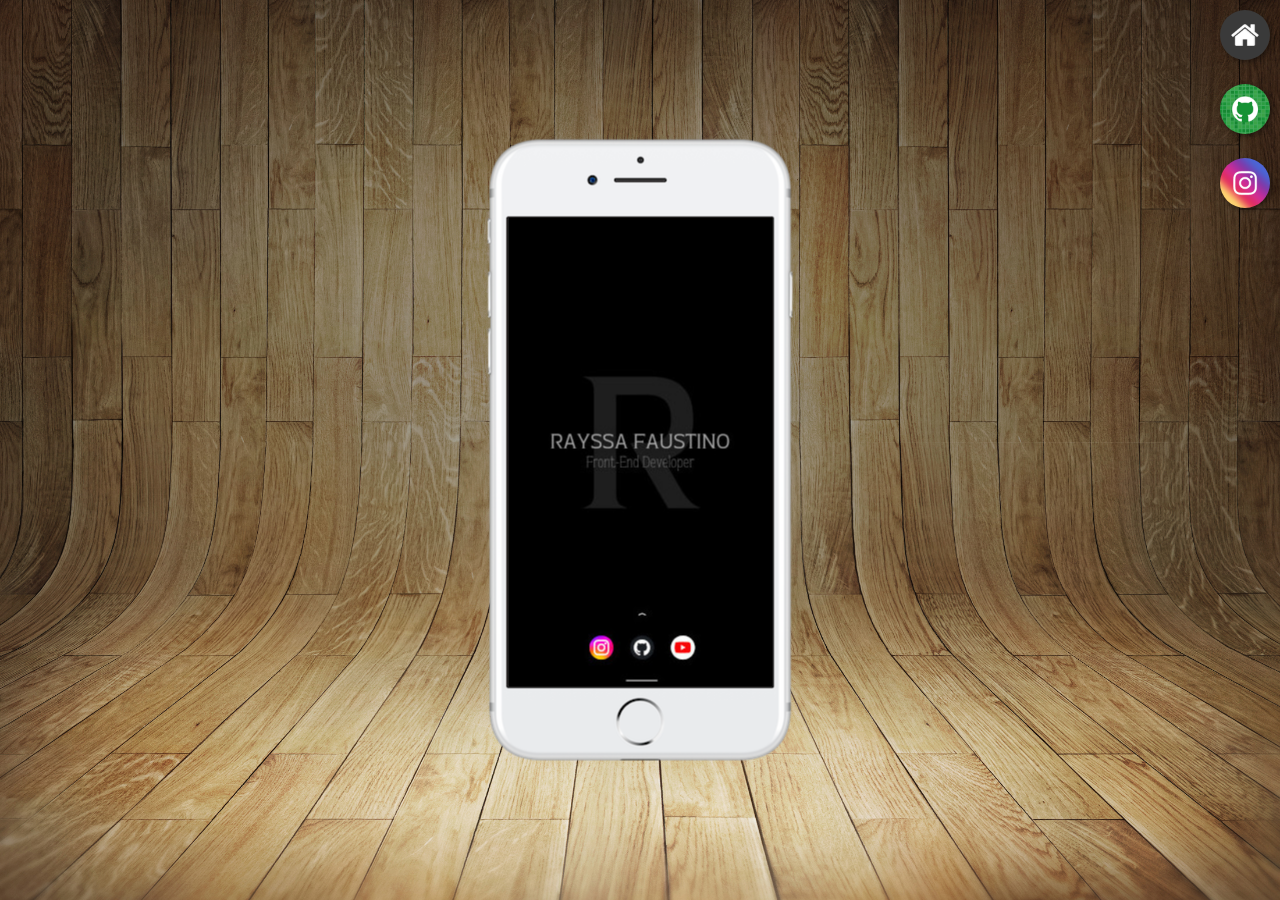
<file: index.html>
<!DOCTYPE html>
<html lang="pt-br">
<head>
    <meta charset="UTF-8">
    <meta http-equiv="X-UA-Compatible" content="IE=edge">
    <meta name="viewport" content="width=device-width, initial-scale=1.0">
    <title>Projeto Redes Sociais</title>
    <link rel="shortcut icon" href="icone.png" type="image/x-icon">
    <link rel="stylesheet" href="estilos/style.css">
</head>
<body>
    <main>
        <section id="telefone">
            <iframe src="home.html" name="tela" id="tela" frameborder="0">
                Seu navegador não é compatível com isso.
            </iframe>
        </section>
        <section id="redes-sociais">
            <a href="home.html" target="tela"><img src="imagens/logo-home.jpg" alt="Home"></a><br>
            <a href="github.html" target="tela"><img src="imagens/logo-github.jpg" alt="GitHub"></a><br>
            <a href="instagram.html" target="tela"><img src="imagens/logo-instagram.jpg" alt="Instagram"></a><br>
        </section>
    </main>
</body>
</html>
</file>
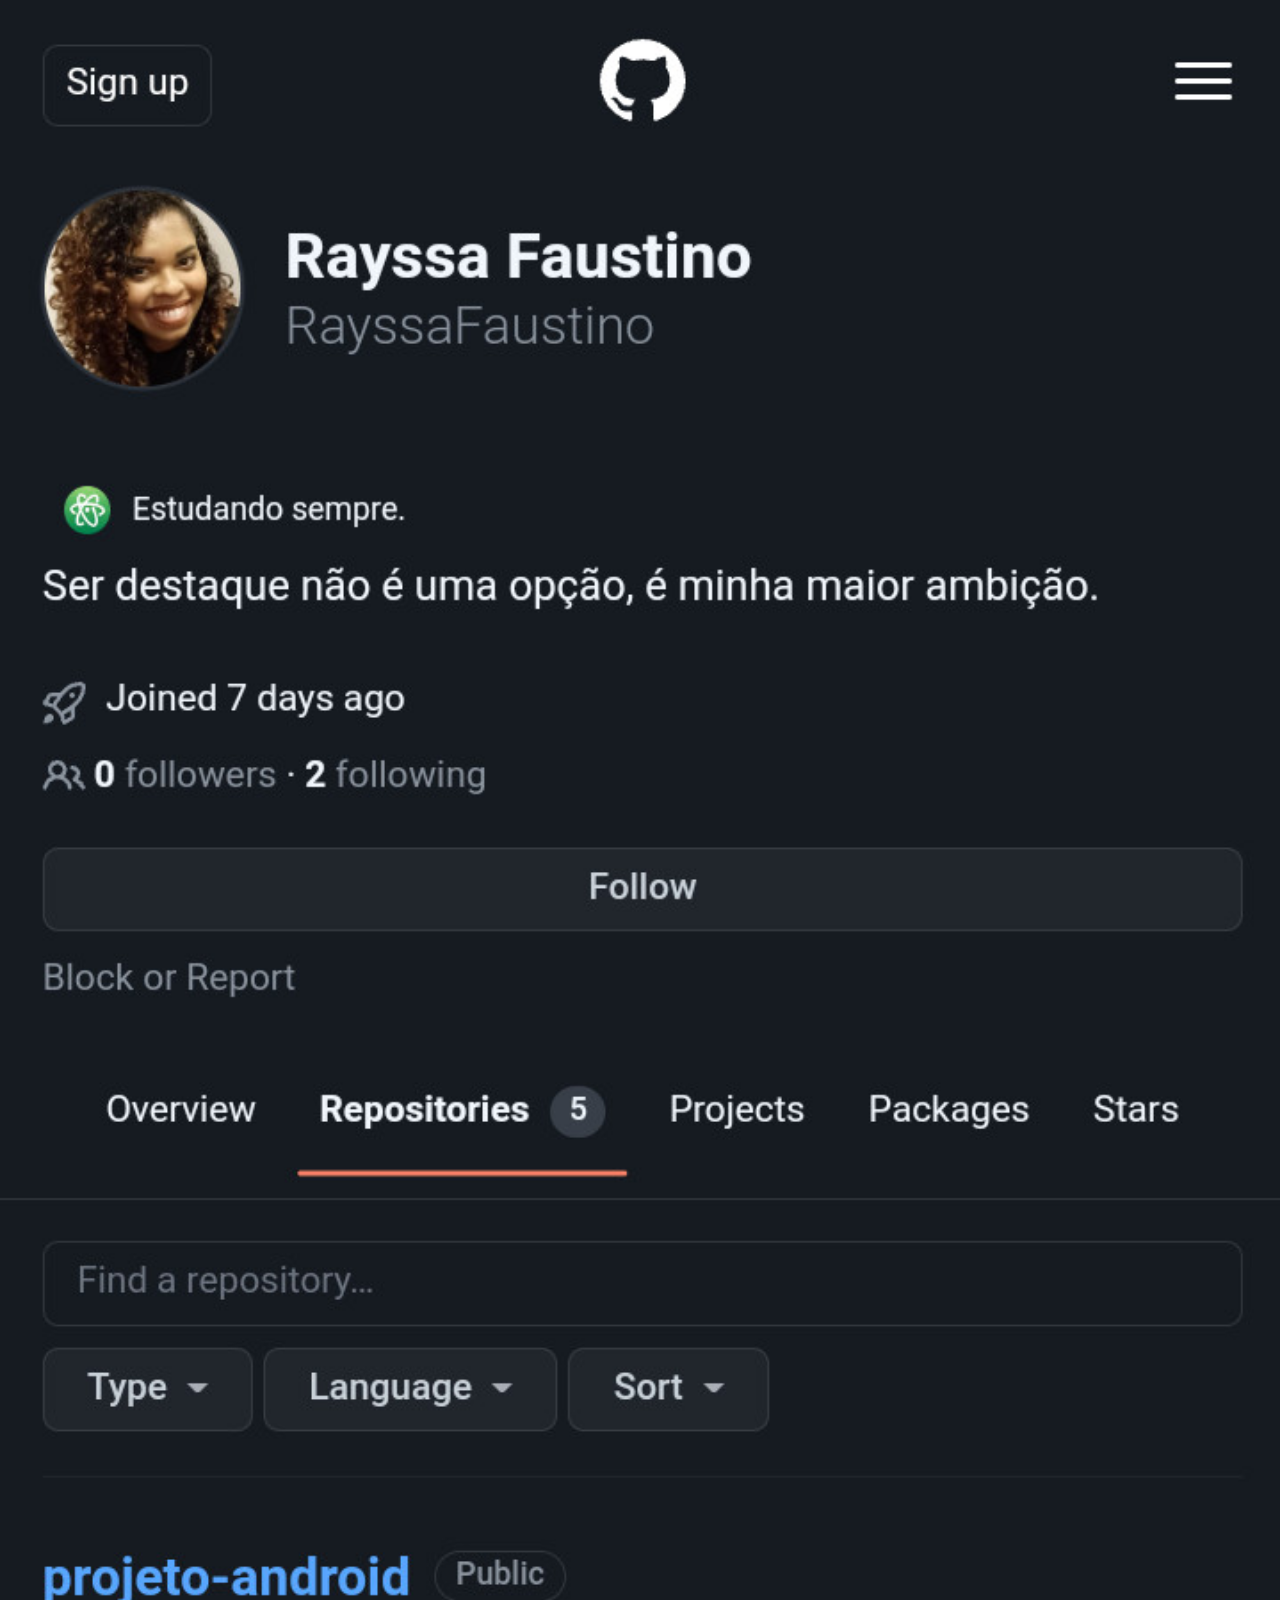
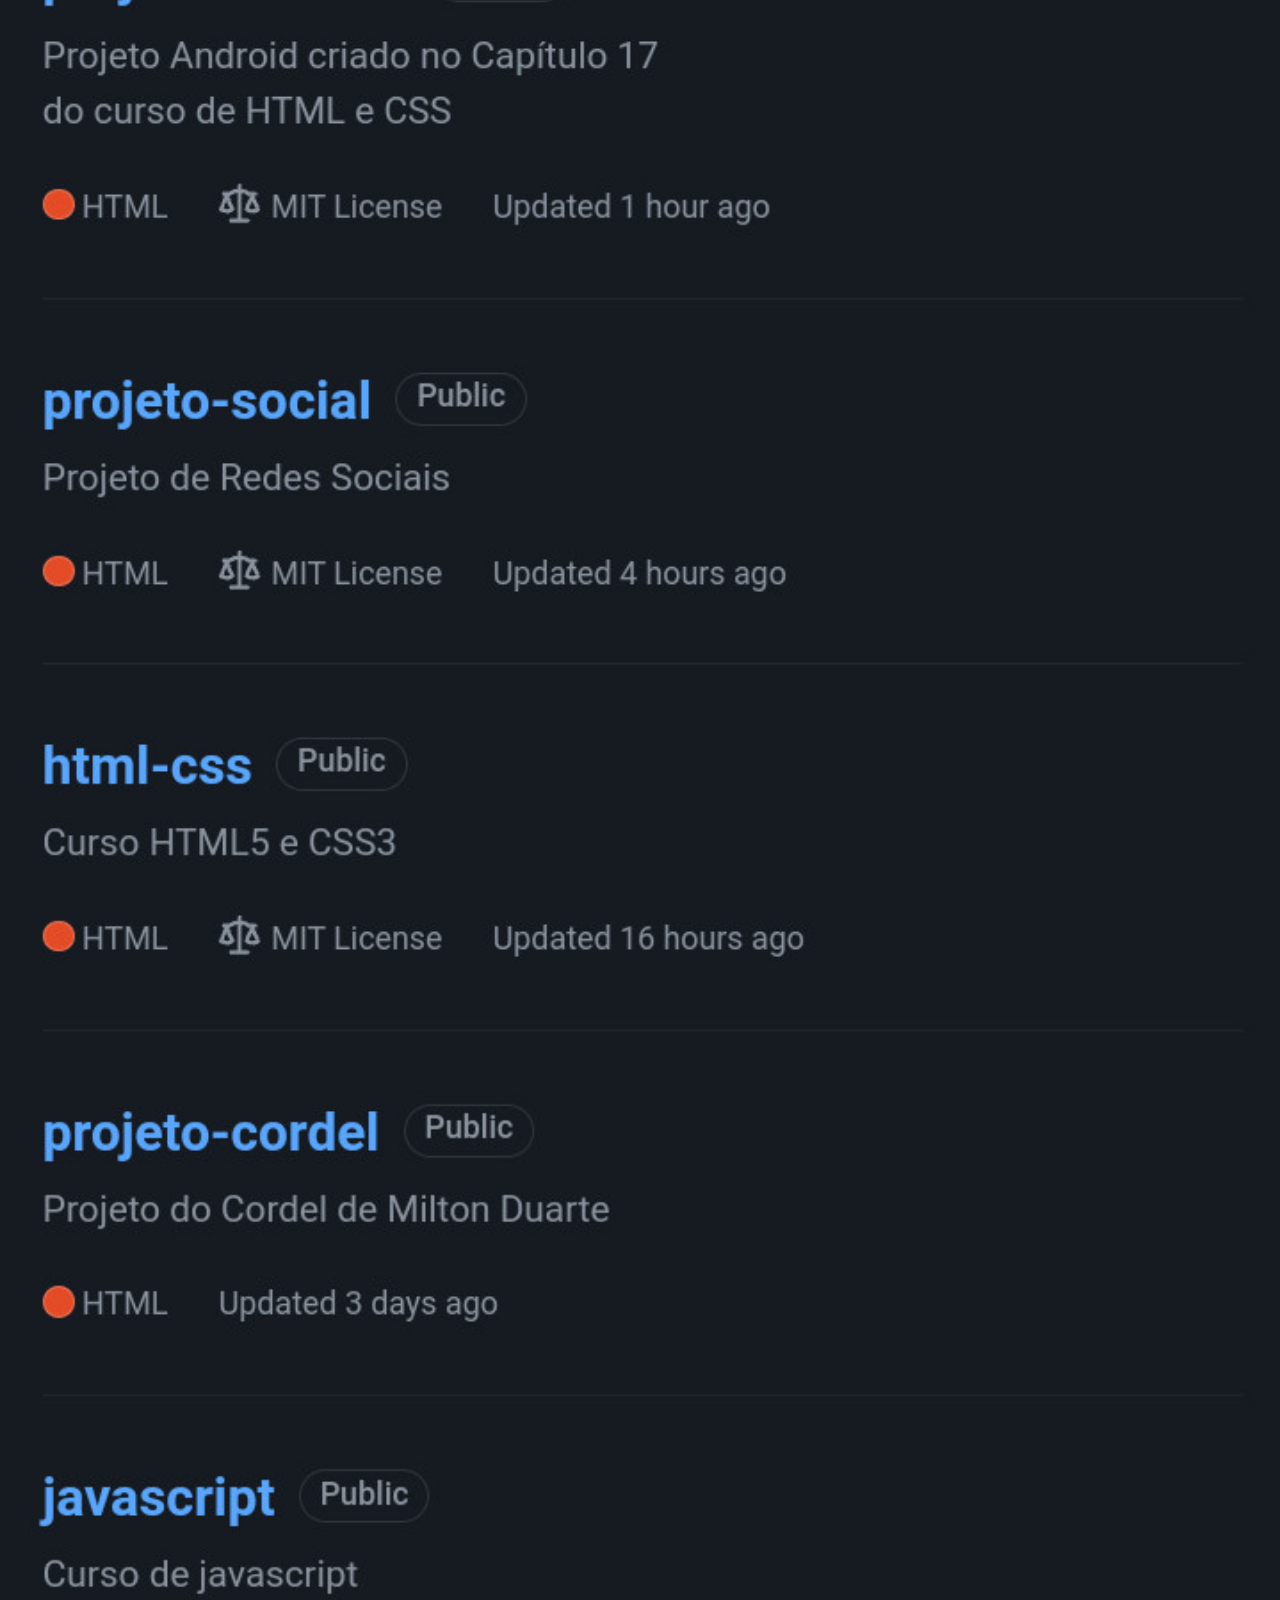
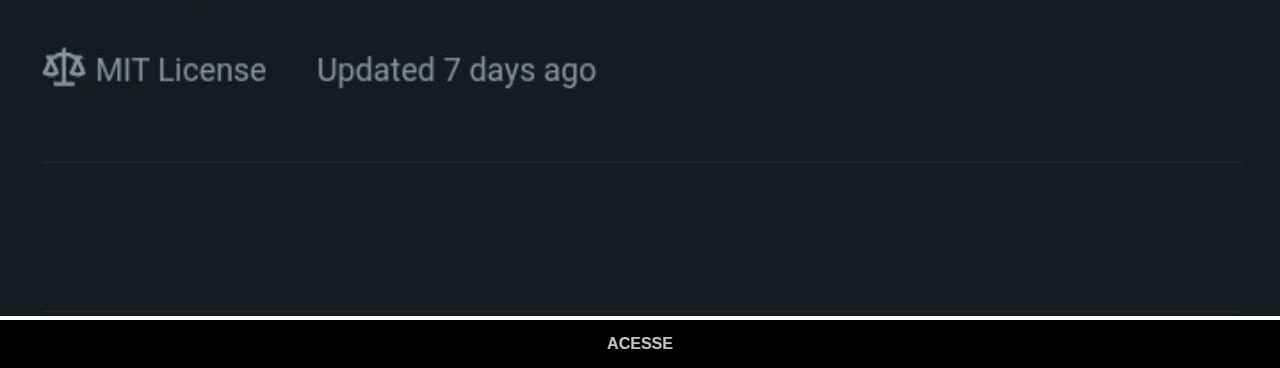
<file: github.html>
<!DOCTYPE html>
<html lang="pt-br">
<head>
    <meta charset="UTF-8">
    <meta http-equiv="X-UA-Compatible" content="IE=edge">
    <meta name="viewport" content="width=device-width, initial-scale=1.0">
    <title>GitHub</title>
    <link rel="stylesheet" href="estilos/social.css">

</head>
<body>
    <img src="imagens/tela-github.jpg" alt="GitHub">
    <a href="https://github.com/RayssaFaustino" target="_blank">ACESSE</a>
</body>
</html>
</file>
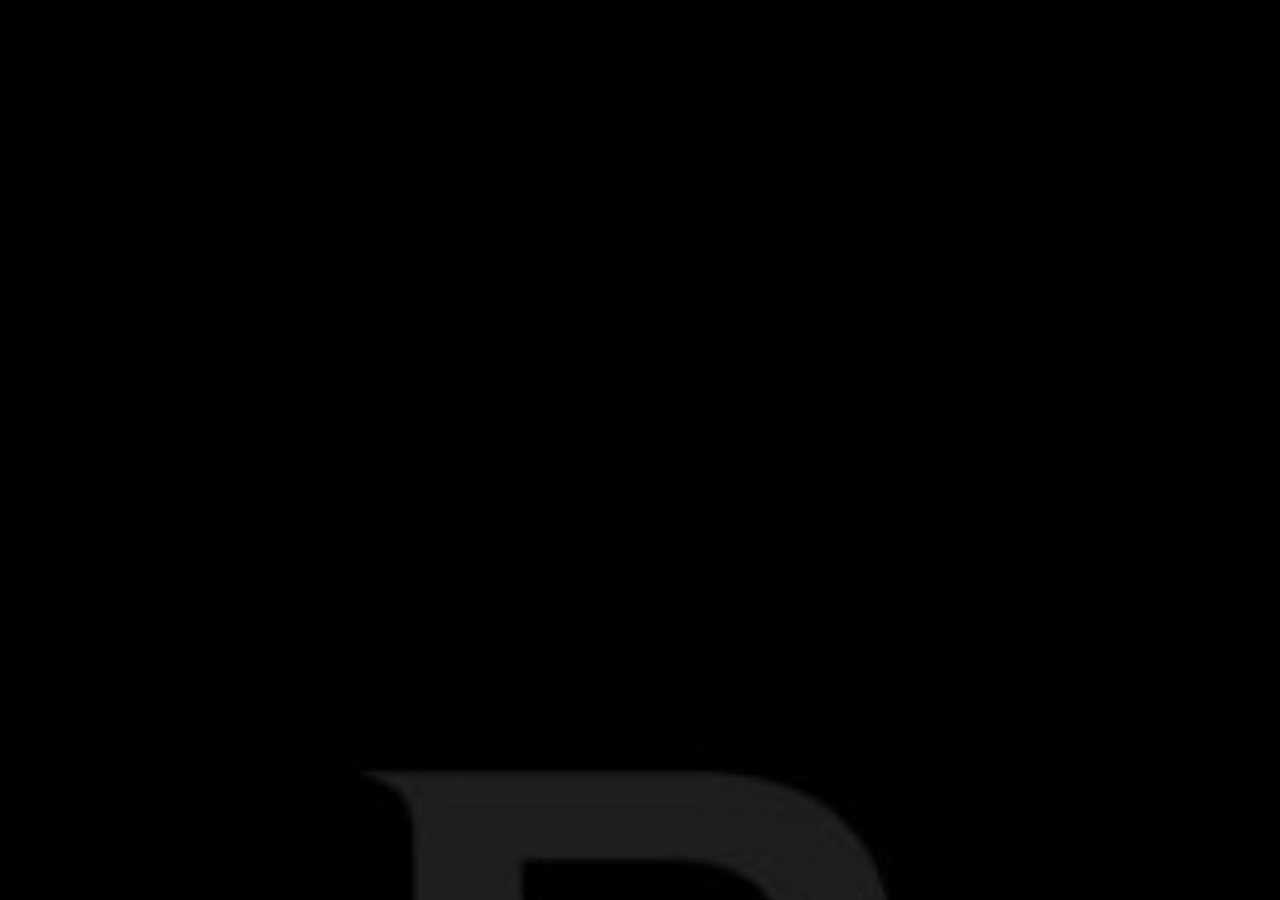
<file: home.html>
<!DOCTYPE html>
<html lang="pt-br">
<head>
    <meta charset="UTF-8">
    <meta http-equiv="X-UA-Compatible" content="IE=edge">
    <meta name="viewport" content="width=device-width, initial-scale=1.0">
    <title>Home</title>
    <style>
        * {
            margin: 0px;
            padding: 0px;
        }

        body {
            width: 100vw;
            height: 100vh;
            background: black url('imagens/tela-home.jpg');
            background-size: cover;
        }
    </style>
</head>
<body>
    
</body>
</html>
</file>
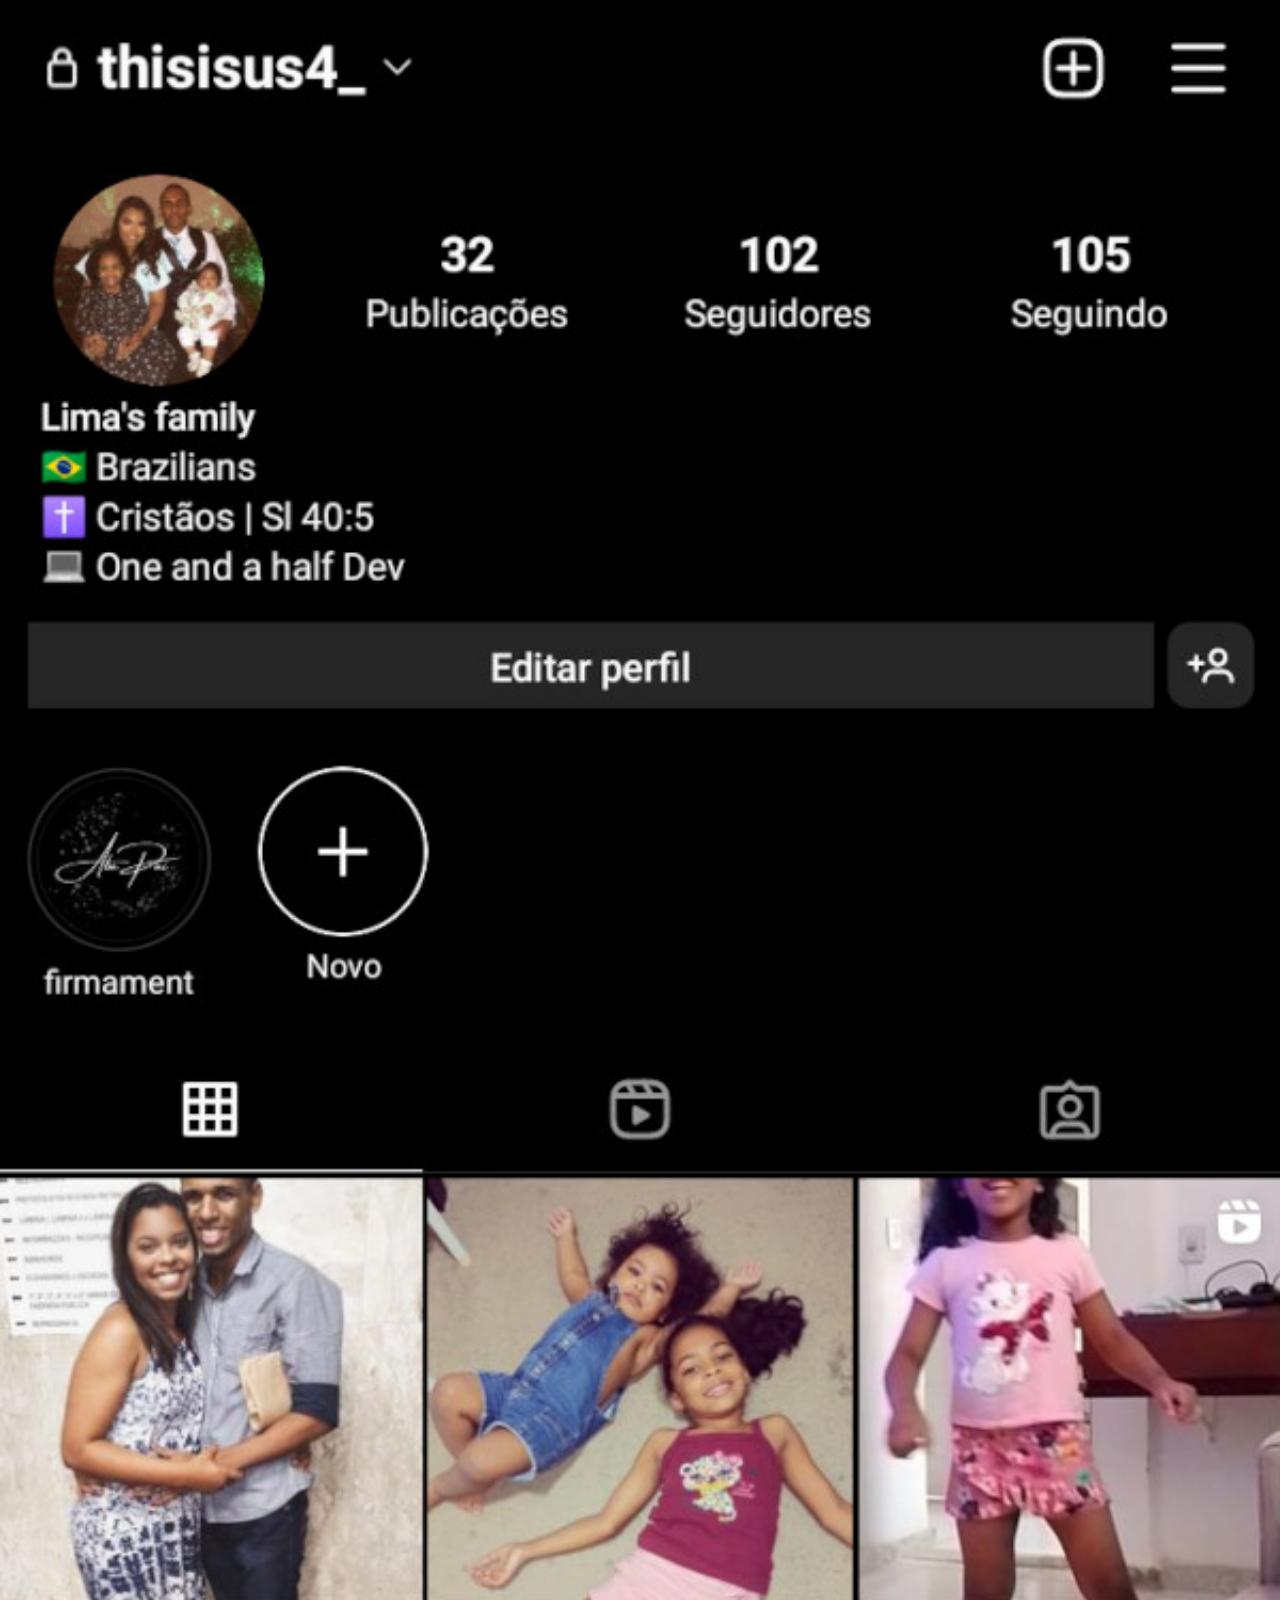
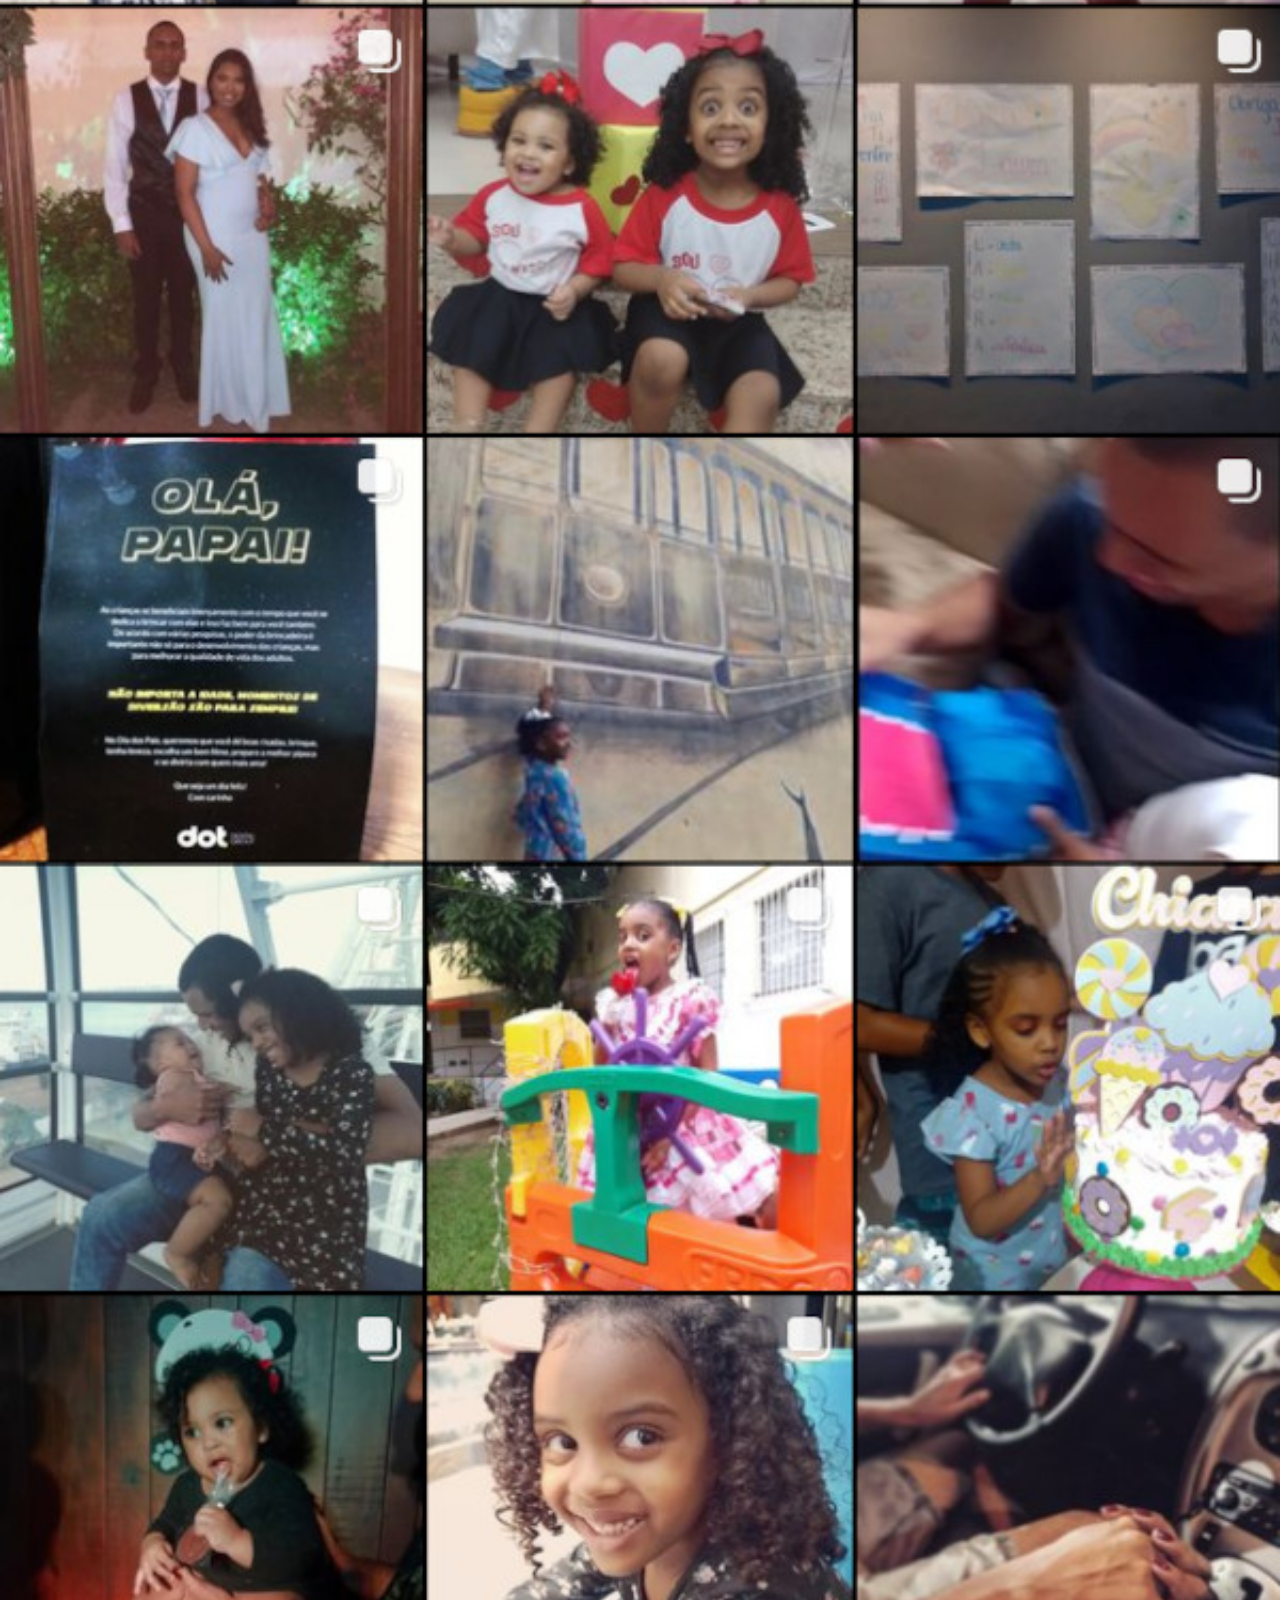
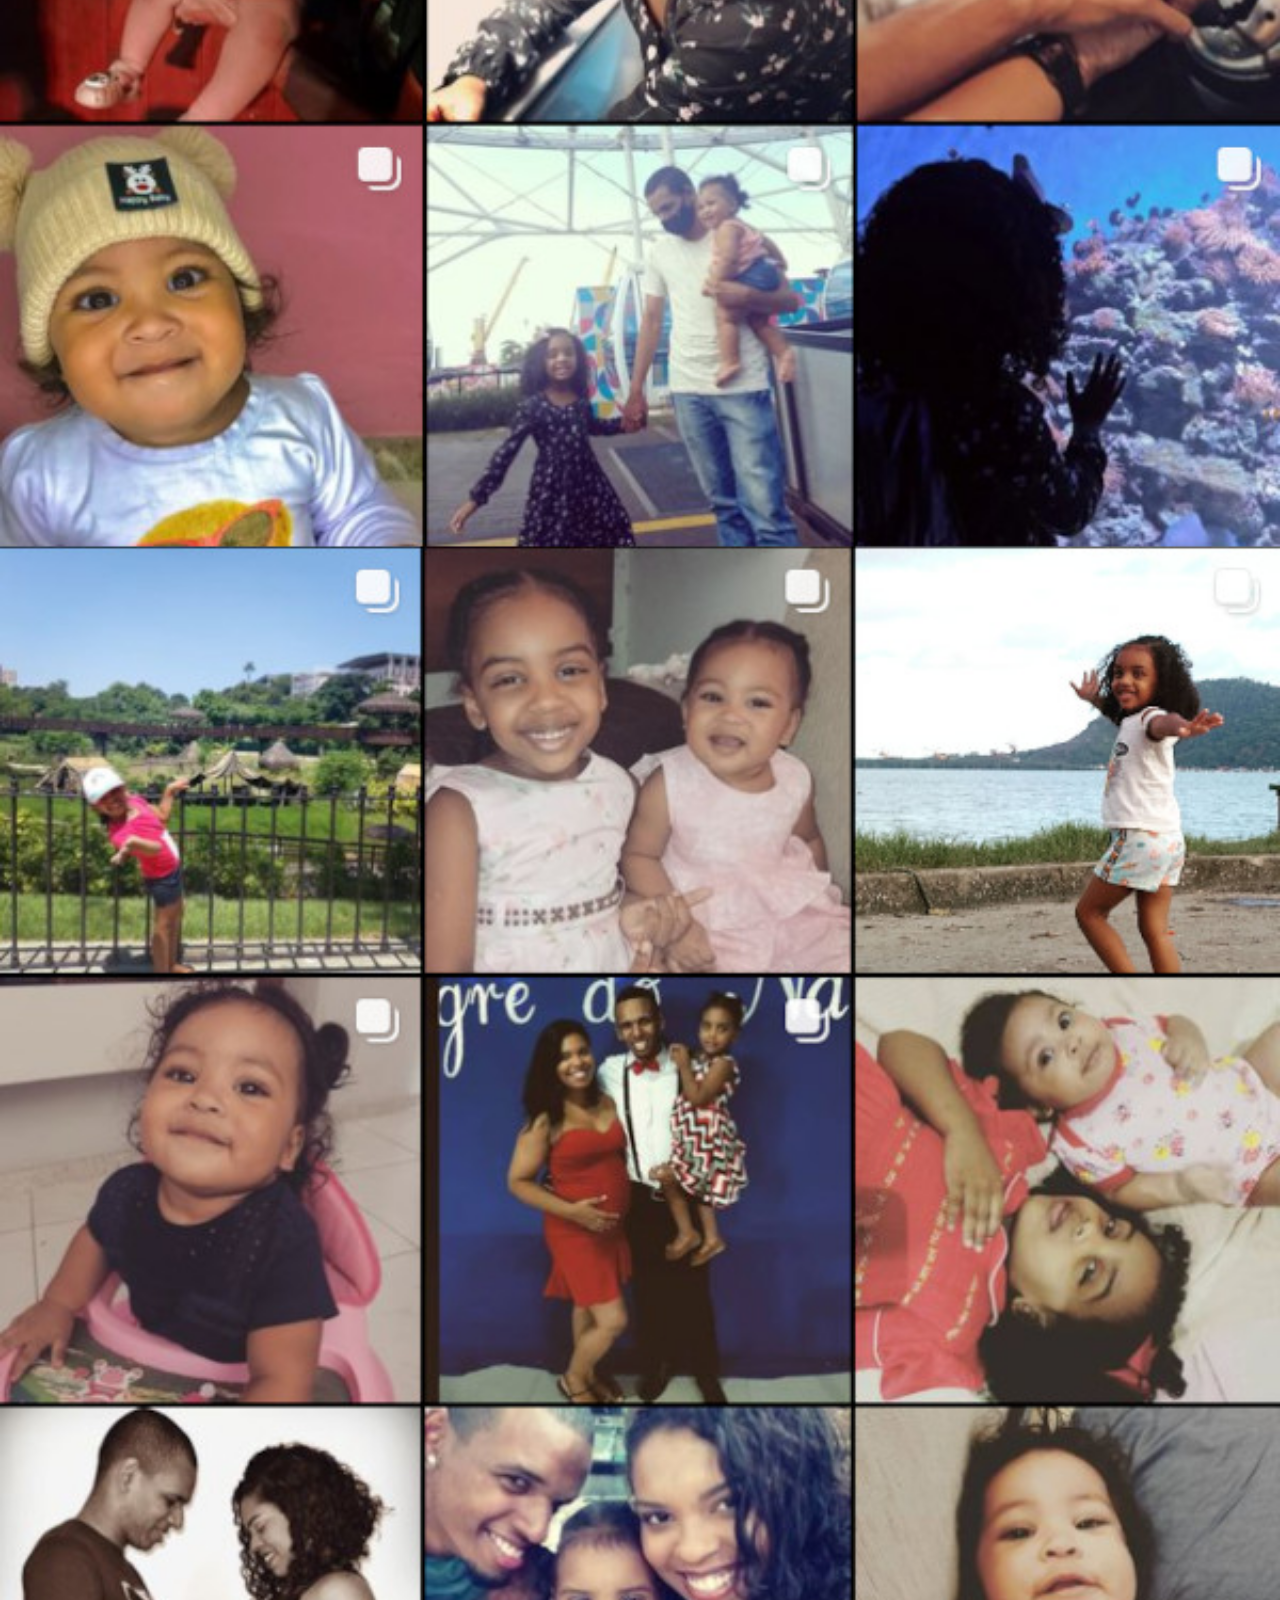
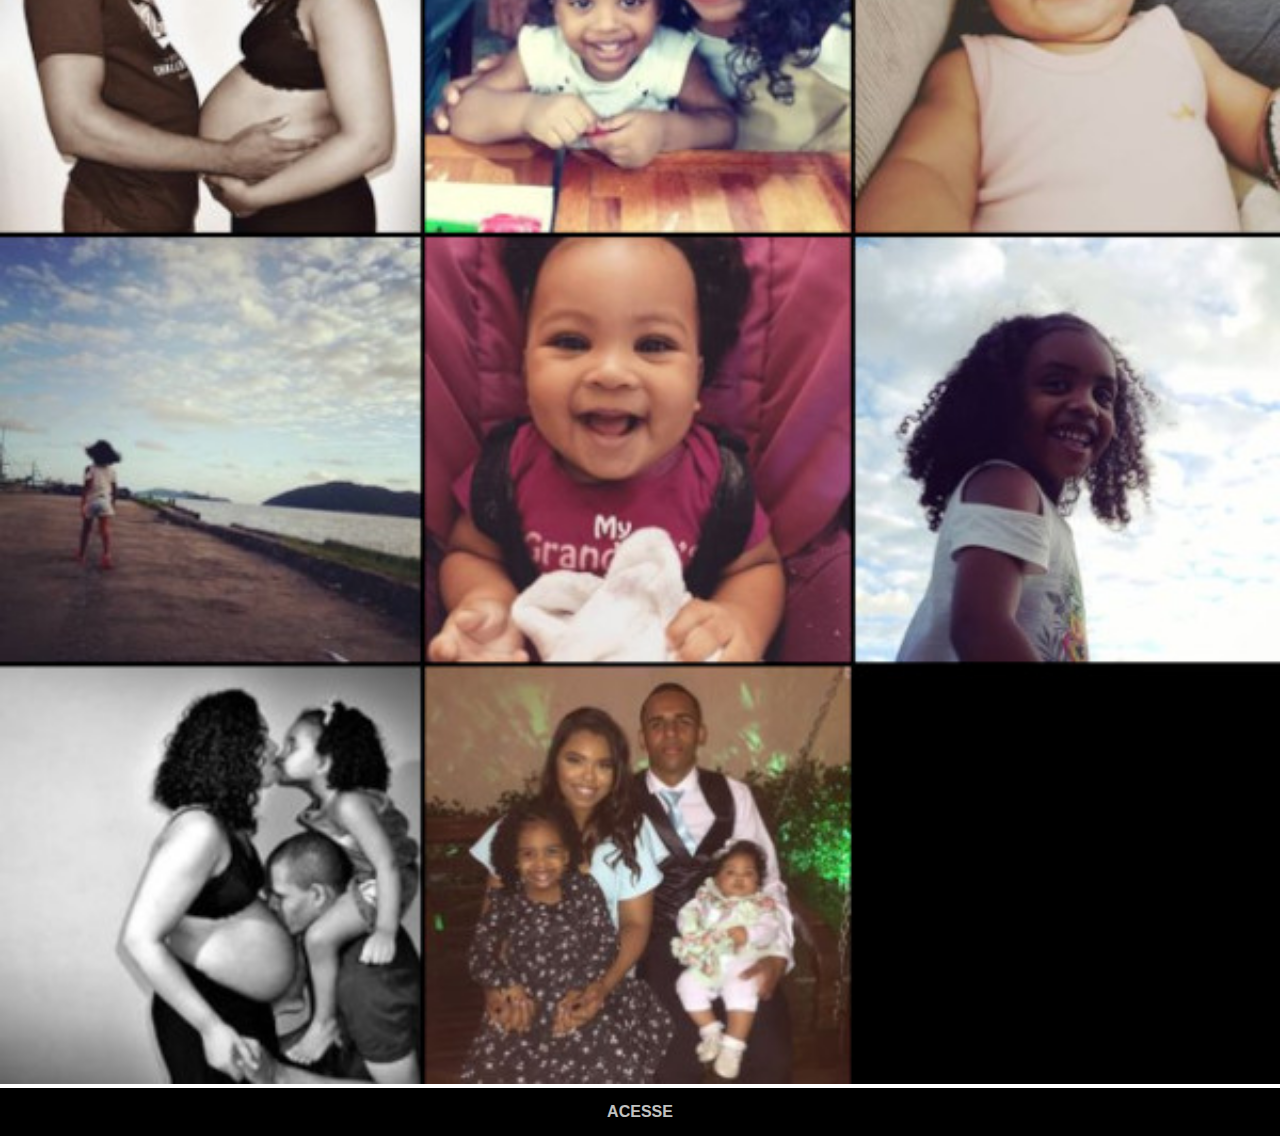
<file: instagram.html>
<!DOCTYPE html>
<html lang="pt-br">
<head>
    <meta charset="UTF-8">
    <meta http-equiv="X-UA-Compatible" content="IE=edge">
    <meta name="viewport" content="width=device-width, initial-scale=1.0">
    <title>Instagram</title>
    <link rel="stylesheet" href="estilos/social.css">
</head>
<body>
    <img src="imagens/tela-instagram.jpg" alt="Instagram">
    <a href="https://www.instagram.com/thisisus4_/" target="_blank">ACESSE</a>
</body>
</html>
</file>
<file: estilos/style.css>
@charset "UTF-8";

* {
    margin: 0px;
    padding: 0px;
    font-family: Arial, Helvetica, sans-serif;
}

html, body {
    height: 100vh;
    width: 100vw; 
    background-color: black;   
}

body {
    background: url('../imagens/fundo-madeira.jpg') no-repeat top center;
    background-size: cover;
    background-attachment: fixed;
}

main {
    position: relative;
    height: 100vh;
}

section#telefone {
    position: absolute ;
    top: 50%;
    left: 50%;
    transform: translate(-50%, -50%);

    height: 627px;
    width: 311px;
    background: url('../imagens/frame-iphone.png') no-repeat;
}

iframe#tela {
    position: relative;

    top: 81px;
    left: 24px;
    width: 264px;
    height: 469px;
}

section#redes-sociais {
    text-align: right;
}

section#redes-sociais img {
    width: 50px;
    margin: 10px;
    border-radius: 50%;
    box-shadow: 2px 2px 5px rgba(0, 0, 0, 0.425);
    box-sizing: border-box;
}

section#redes-sociais img:hover {
    border: 2px solid rgba(255, 255, 255, 0.075);
    transition: border 0.1s;
}
</file>
<file: estilos/social.css>
@charset "UTF-8";

* {
    margin: 0px;
    padding: 0px;
    font-family: Arial, Helvetica, sans-serif;
}

::-webkit-scrollbar {
    width: 0px;
    height: 0px;
}

img {
    width: 100vw;

}

a {
    display: block;
    background-color: black;
    color: rgba(248, 248, 247, 0.801);
    padding: 15px ;
    text-align: center;
    font-weight: bolder;
    text-decoration: none;
}
</file>
